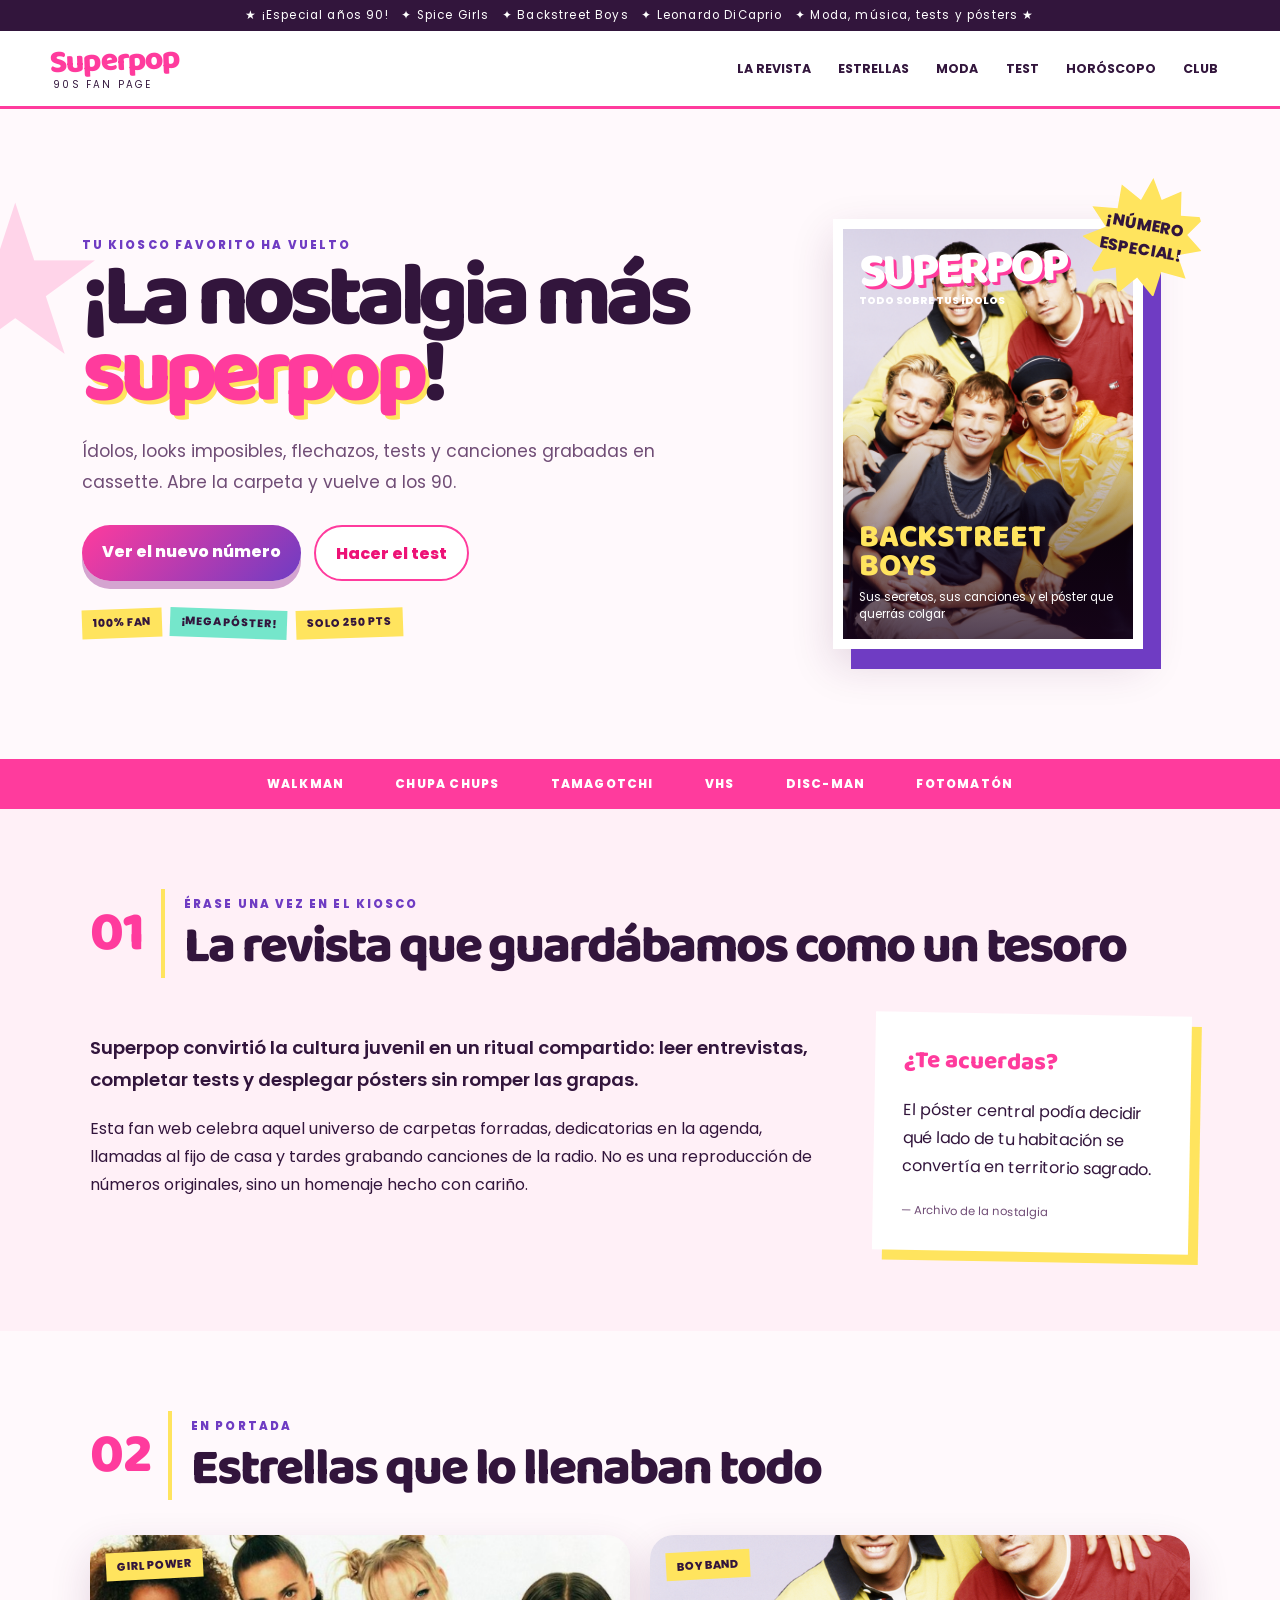
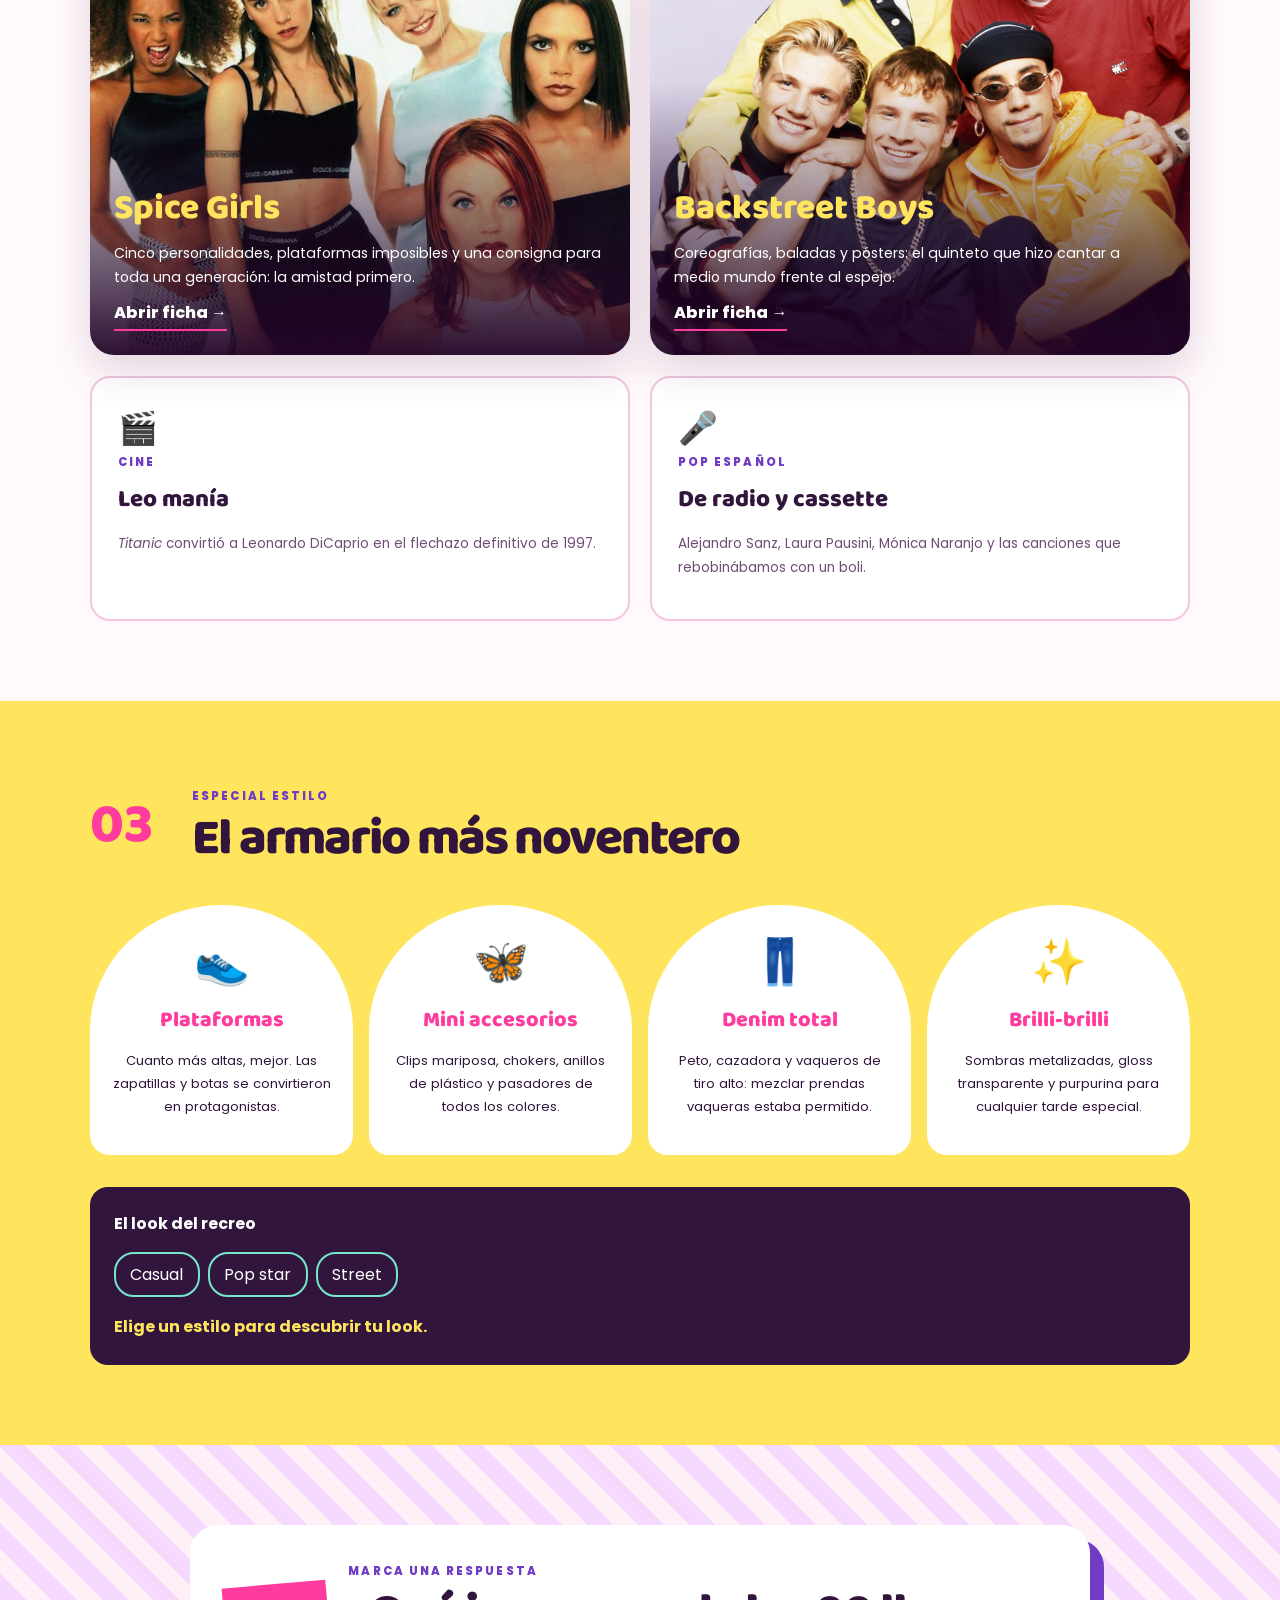
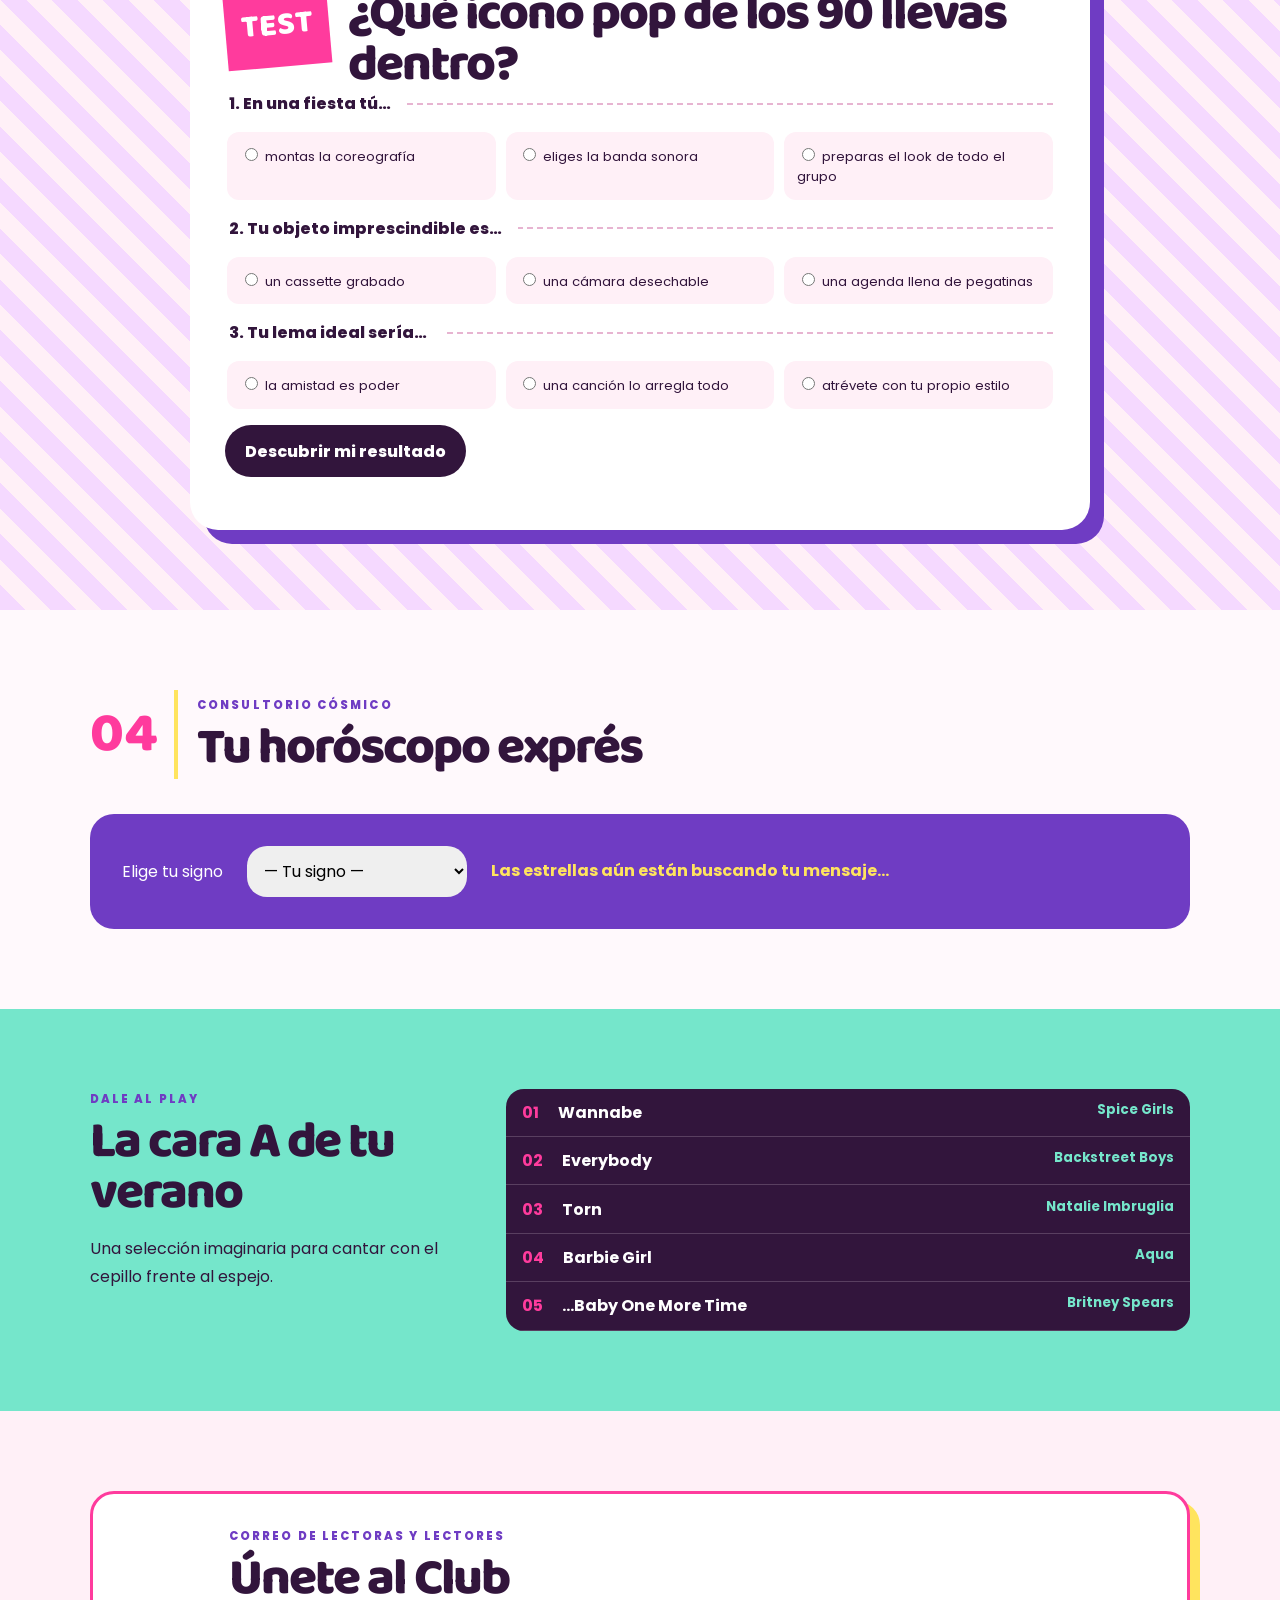
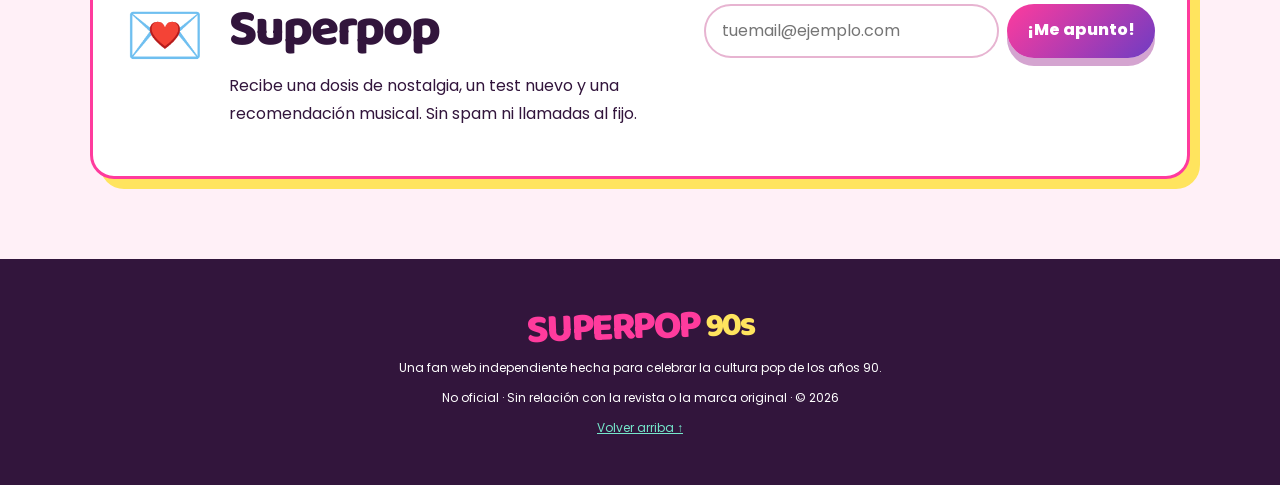
<file: Superpop2/index.html>
<!DOCTYPE html>
<html lang="es">
<head>
  <meta charset="UTF-8">
  <meta name="viewport" content="width=device-width, initial-scale=1">
  <meta name="description" content="Un homenaje no oficial a Superpop y a la cultura pop de los años 90.">
  <title>Superpop 90s — Fan Web</title>
  <link rel="preconnect" href="https://fonts.googleapis.com">
  <link rel="preconnect" href="https://fonts.gstatic.com" crossorigin>
  <link href="https://fonts.googleapis.com/css2?family=Baloo+2:wght@600;700;800&family=Poppins:wght@400;500;600;700&display=swap" rel="stylesheet">
  <link rel="stylesheet" href="style.css">
</head>
<body>
  <a class="skip-link" href="#contenido">Saltar al contenido</a>
  <div class="ticker" aria-label="Titulares">
    <div>★ ¡Especial años 90! &nbsp; ✦ Spice Girls &nbsp; ✦ Backstreet Boys &nbsp; ✦ Leonardo DiCaprio &nbsp; ✦ Moda, música, tests y pósters ★</div>
  </div>

  <header class="top-bar">
    <a class="logo" href="#inicio" aria-label="Superpop 90s, inicio">
      <span class="logo-main">Superpop</span><span class="logo-sub">90s fan page</span>
    </a>
    <button class="menu-toggle" aria-expanded="false" aria-controls="menu">☰ <span>Menú</span></button>
    <nav class="main-nav" id="menu" aria-label="Menú principal">
      <a href="#revista">La revista</a><a href="#estrellas">Estrellas</a><a href="#moda">Moda</a><a href="#test">Test</a><a href="#horoscopo">Horóscopo</a><a href="#club">Club</a>
    </nav>
  </header>

  <main id="contenido">
    <section class="hero" id="inicio">
      <div class="hero-copy">
        <span class="kicker">Tu kiosco favorito ha vuelto</span>
        <h1>¡La nostalgia más <em>superpop</em>!</h1>
        <p>Ídolos, looks imposibles, flechazos, tests y canciones grabadas en cassette. Abre la carpeta y vuelve a los 90.</p>
        <div class="hero-buttons"><a class="btn primary" href="#estrellas">Ver el nuevo número</a><a class="btn secondary" href="#test">Hacer el test</a></div>
        <div class="mini-stickers"><span>100% fan</span><span>¡Mega póster!</span><span>Solo 250 pts</span></div>
      </div>
      <div class="cover-wrap" aria-label="Portada especial dedicada a Backstreet Boys">
        <div class="burst">¡NÚMERO<br>ESPECIAL!</div>
        <article class="mock-cover">
          <div class="cover-logo">SUPERPOP</div><p class="cover-top">Todo sobre tus ídolos</p>
          <div class="cover-bottom"><strong>BACKSTREET BOYS</strong><span>Sus secretos, sus canciones y el póster que querrás colgar</span></div>
        </article>
      </div>
    </section>

    <section class="marquee-strip"><span>WALKMAN</span><span>CHUPA CHUPS</span><span>TAMAGOTCHI</span><span>VHS</span><span>DISC-MAN</span><span>FOTOMATÓN</span></section>

    <section class="section intro" id="revista">
      <div class="section-heading"><span class="issue">01</span><div><p class="eyebrow">Érase una vez en el kiosco</p><h2>La revista que guardábamos como un tesoro</h2></div></div>
      <div class="intro-grid">
        <div><p class="lead">Superpop convirtió la cultura juvenil en un ritual compartido: leer entrevistas, completar tests y desplegar pósters sin romper las grapas.</p><p>Esta fan web celebra aquel universo de carpetas forradas, dedicatorias en la agenda, llamadas al fijo de casa y tardes grabando canciones de la radio. No es una reproducción de números originales, sino un homenaje hecho con cariño.</p></div>
        <aside class="note"><strong>¿Te acuerdas?</strong><p>El póster central podía decidir qué lado de tu habitación se convertía en territorio sagrado.</p><span>— Archivo de la nostalgia</span></aside>
      </div>
    </section>

    <section class="section stars-section" id="estrellas">
      <div class="section-heading"><span class="issue">02</span><div><p class="eyebrow">En portada</p><h2>Estrellas que lo llenaban todo</h2></div></div>
      <div class="stars-grid">
        <article class="feature-card spice"><div class="card-label">Girl power</div><div class="feature-copy"><h3>Spice Girls</h3><p>Cinco personalidades, plataformas imposibles y una consigna para toda una generación: la amistad primero.</p><button class="text-button" data-fact="spice">Abrir ficha →</button></div></article>
        <article class="feature-card bsb"><div class="card-label">Boy band</div><div class="feature-copy"><h3>Backstreet Boys</h3><p>Coreografías, baladas y pósters: el quinteto que hizo cantar a medio mundo frente al espejo.</p><button class="text-button" data-fact="bsb">Abrir ficha →</button></div></article>
        <article class="mini-card"><span>🎬</span><p class="eyebrow">Cine</p><h3>Leo manía</h3><p><em>Titanic</em> convirtió a Leonardo DiCaprio en el flechazo definitivo de 1997.</p></article>
        <article class="mini-card"><span>🎤</span><p class="eyebrow">Pop español</p><h3>De radio y cassette</h3><p>Alejandro Sanz, Laura Pausini, Mónica Naranjo y las canciones que rebobinábamos con un boli.</p></article>
      </div>
    </section>

    <section class="section fashion" id="moda">
      <div class="section-heading"><span class="issue">03</span><div><p class="eyebrow">Especial estilo</p><h2>El armario más noventero</h2></div></div>
      <div class="fashion-grid">
        <article><span class="fashion-icon">👟</span><h3>Plataformas</h3><p>Cuanto más altas, mejor. Las zapatillas y botas se convirtieron en protagonistas.</p></article>
        <article><span class="fashion-icon">🦋</span><h3>Mini accesorios</h3><p>Clips mariposa, chokers, anillos de plástico y pasadores de todos los colores.</p></article>
        <article><span class="fashion-icon">👖</span><h3>Denim total</h3><p>Peto, cazadora y vaqueros de tiro alto: mezclar prendas vaqueras estaba permitido.</p></article>
        <article><span class="fashion-icon">✨</span><h3>Brilli-brilli</h3><p>Sombras metalizadas, gloss transparente y purpurina para cualquier tarde especial.</p></article>
      </div>
      <div class="trend-meter"><strong>El look del recreo</strong><div class="look-tags"><button data-look="Peto vaquero + camiseta a rayas + choker">Casual</button><button data-look="Vestido lencero + plataformas + clips mariposa">Pop star</button><button data-look="Pantalón cargo + sudadera ancha + mini mochila">Street</button></div><p id="look-result">Elige un estilo para descubrir tu look.</p></div>
    </section>

    <section class="section quiz-section" id="test">
      <div class="quiz-card">
        <div class="quiz-title"><span>TEST</span><div><p class="eyebrow">Marca una respuesta</p><h2>¿Qué icono pop de los 90 llevas dentro?</h2></div></div>
        <form id="quiz-form">
          <fieldset><legend>1. En una fiesta tú…</legend><label><input type="radio" name="q1" value="a"> montas la coreografía</label><label><input type="radio" name="q1" value="b"> eliges la banda sonora</label><label><input type="radio" name="q1" value="c"> preparas el look de todo el grupo</label></fieldset>
          <fieldset><legend>2. Tu objeto imprescindible es…</legend><label><input type="radio" name="q2" value="b"> un cassette grabado</label><label><input type="radio" name="q2" value="c"> una cámara desechable</label><label><input type="radio" name="q2" value="a"> una agenda llena de pegatinas</label></fieldset>
          <fieldset><legend>3. Tu lema ideal sería…</legend><label><input type="radio" name="q3" value="a"> la amistad es poder</label><label><input type="radio" name="q3" value="b"> una canción lo arregla todo</label><label><input type="radio" name="q3" value="c"> atrévete con tu propio estilo</label></fieldset>
          <button class="btn dark" type="submit">Descubrir mi resultado</button><p class="quiz-result" id="quiz-result" aria-live="polite"></p>
        </form>
      </div>
    </section>

    <section class="section horoscope" id="horoscopo">
      <div class="section-heading"><span class="issue">04</span><div><p class="eyebrow">Consultorio cósmico</p><h2>Tu horóscopo exprés</h2></div></div>
      <div class="horoscope-box"><label for="sign">Elige tu signo</label><select id="sign"><option value="">— Tu signo —</option><option>Aries</option><option>Tauro</option><option>Géminis</option><option>Cáncer</option><option>Leo</option><option>Virgo</option><option>Libra</option><option>Escorpio</option><option>Sagitario</option><option>Capricornio</option><option>Acuario</option><option>Piscis</option></select><p id="horoscope-result">Las estrellas aún están buscando tu mensaje…</p></div>
    </section>

    <section class="section mixtape">
      <div><p class="eyebrow">Dale al play</p><h2>La cara A de tu verano</h2><p>Una selección imaginaria para cantar con el cepillo frente al espejo.</p></div>
      <ol><li><span>01</span> Wannabe <small>Spice Girls</small></li><li><span>02</span> Everybody <small>Backstreet Boys</small></li><li><span>03</span> Torn <small>Natalie Imbruglia</small></li><li><span>04</span> Barbie Girl <small>Aqua</small></li><li><span>05</span> ...Baby One More Time <small>Britney Spears</small></li></ol>
    </section>

    <section class="section club-section" id="club">
      <div class="club-card"><span class="mail-icon">💌</span><div><p class="eyebrow">Correo de lectoras y lectores</p><h2>Únete al Club Superpop</h2><p>Recibe una dosis de nostalgia, un test nuevo y una recomendación musical. Sin spam ni llamadas al fijo.</p></div><form id="club-form"><label class="sr-only" for="email">Tu correo electrónico</label><input id="email" type="email" placeholder="tuemail@ejemplo.com" required><button class="btn primary" type="submit">¡Me apunto!</button><p id="form-message" aria-live="polite"></p></form></div>
    </section>
  </main>

  <footer><div class="footer-logo">SUPERPOP <small>90s</small></div><p>Una fan web independiente hecha para celebrar la cultura pop de los años 90.</p><p>No oficial · Sin relación con la revista o la marca original · © <span id="year"></span></p><a href="#inicio">Volver arriba ↑</a></footer>

  <dialog id="fact-dialog"><button class="dialog-close" aria-label="Cerrar">×</button><div id="dialog-content"></div></dialog>
  <script src="script.js"></script>
</body>
</html>
</file>
<file: Superpop2/style.css>
:root{--pink:#ff3b9d;--hot:#ed1276;--pale:#fff0f7;--yellow:#ffe45e;--purple:#6f3cc3;--mint:#75e6cb;--ink:#32153c;--soft:#704d76;--white:#fff;--shadow:0 16px 40px rgba(79,25,76,.16)}
*{box-sizing:border-box}html{scroll-behavior:smooth}body{margin:0;font-family:Poppins,Arial,sans-serif;color:var(--ink);background:#fff9fc;overflow-x:hidden}button,input,select{font:inherit}a{color:inherit}.skip-link{position:absolute;left:-999px}.skip-link:focus{left:1rem;top:1rem;background:#fff;padding:.7rem;z-index:99}.sr-only{position:absolute;width:1px;height:1px;overflow:hidden;clip:rect(0,0,0,0)}
.ticker{background:var(--ink);color:#fff;font-size:.73rem;letter-spacing:.1em;text-align:center;padding:.45rem;white-space:nowrap;overflow:hidden}.top-bar{height:78px;padding:.6rem max(1.2rem,calc((100% - 1180px)/2));display:flex;align-items:center;justify-content:space-between;background:rgba(255,255,255,.94);position:sticky;top:0;z-index:20;border-bottom:3px solid var(--pink);backdrop-filter:blur(10px)}.logo{text-decoration:none;display:flex;flex-direction:column}.logo-main,.cover-logo,.footer-logo{font:800 2rem/1 "Baloo 2",sans-serif;color:var(--pink);letter-spacing:-.06em;transform:rotate(-2deg)}.logo-sub{font-size:.62rem;letter-spacing:.22em;text-transform:uppercase;margin-left:.2rem}.main-nav{display:flex;gap:.2rem}.main-nav a{text-decoration:none;font-weight:700;font-size:.78rem;text-transform:uppercase;padding:.55rem .75rem;border-radius:20px}.main-nav a:hover,.main-nav a:focus{background:var(--yellow)}.menu-toggle{display:none;border:0;background:var(--pink);color:#fff;border-radius:20px;padding:.5rem .8rem}
.hero{min-height:650px;max-width:1180px;margin:auto;padding:4rem 2rem;display:grid;grid-template-columns:1.2fr .8fr;gap:4rem;align-items:center;position:relative}.hero:before{content:"★";position:absolute;font-size:13rem;color:#ffd4e9;left:-8rem;top:1rem;z-index:-1}.kicker,.eyebrow{text-transform:uppercase;letter-spacing:.18em;font-size:.72rem;font-weight:800;color:var(--purple);margin:0 0 .5rem}.hero h1{font:800 clamp(3.2rem,7vw,6.5rem)/.85 "Baloo 2",sans-serif;margin:.2rem 0 1.5rem;letter-spacing:-.07em}.hero h1 em{color:var(--pink);font-style:normal;text-shadow:4px 4px 0 var(--yellow)}.hero-copy>p{font-size:1.08rem;line-height:1.8;max-width:620px;color:var(--soft)}.hero-buttons{display:flex;gap:.8rem;flex-wrap:wrap;margin:1.7rem 0}.btn{border:0;padding:.85rem 1.25rem;border-radius:999px;text-decoration:none;font-weight:800;display:inline-flex;justify-content:center;cursor:pointer;transition:.2s}.btn:hover{transform:translateY(-3px)}.primary{background:linear-gradient(135deg,var(--pink),var(--purple));color:#fff;box-shadow:0 8px 0 #d4a4d0}.secondary{border:2px solid var(--pink);background:white;color:var(--hot)}.dark{background:var(--ink);color:#fff}.mini-stickers{display:flex;gap:.5rem;flex-wrap:wrap}.mini-stickers span{font-size:.68rem;font-weight:800;text-transform:uppercase;background:var(--yellow);padding:.4rem .7rem;transform:rotate(-2deg)}.mini-stickers span:nth-child(2){background:var(--mint);transform:rotate(2deg)}
.cover-wrap{position:relative;justify-self:center}.mock-cover{width:310px;height:430px;background:linear-gradient(0deg,rgba(28,5,32,.75),transparent 55%),url("images/bsb.webp") center top/cover;border:10px solid white;box-shadow:18px 20px 0 var(--purple),var(--shadow);padding:1rem;color:#fff;display:flex;flex-direction:column}.cover-logo{font-size:3rem;color:#fff;text-shadow:3px 3px 0 var(--pink)}.cover-top{font-size:.65rem;text-transform:uppercase;font-weight:800;margin:0}.cover-bottom{margin-top:auto;display:flex;flex-direction:column}.cover-bottom strong{font:800 2rem/.9 "Baloo 2";color:var(--yellow)}.cover-bottom span{font-size:.72rem;margin-top:.5rem}.burst{position:absolute;right:-60px;top:-42px;background:var(--yellow);width:120px;height:120px;border-radius:50%;display:grid;place-items:center;text-align:center;font-weight:800;z-index:2;transform:rotate(10deg);clip-path:polygon(50% 0,60% 17%,75% 7%,78% 27%,98% 25%,86% 42%,100% 53%,81% 60%,91% 78%,70% 76%,67% 98%,51% 84%,37% 100%,32% 79%,11% 87%,19% 66%,0 58%,18% 47%,4% 32%,25% 30%,25% 10%,43% 20%)}
.marquee-strip{background:var(--pink);color:#fff;display:flex;justify-content:center;gap:clamp(1rem,4vw,4rem);padding:1rem;overflow:hidden;font-weight:800;font-size:.75rem;letter-spacing:.1em}.section{padding:5rem max(1.5rem,calc((100% - 1100px)/2))}.section-heading{display:flex;align-items:center;gap:1.2rem;margin-bottom:2.2rem}.issue{font:800 3.5rem "Baloo 2";color:var(--pink);border-right:4px solid var(--yellow);padding-right:1rem}.section h2{font:800 clamp(2rem,4vw,3.2rem)/1 "Baloo 2";margin:0;letter-spacing:-.04em}.section p{line-height:1.75}.intro{background:var(--pale)}.intro-grid{display:grid;grid-template-columns:1.4fr .6fr;gap:3rem}.lead{font-size:1.15rem;font-weight:600}.note{background:#fff;padding:1.8rem;box-shadow:10px 10px 0 var(--yellow);transform:rotate(1deg);align-self:start}.note strong{font:800 1.5rem "Baloo 2";color:var(--pink)}.note span{font-size:.72rem;color:var(--soft)}
.stars-grid{display:grid;grid-template-columns:repeat(2,1fr);gap:1.3rem}.feature-card{height:420px;background-size:cover;background-position:center;position:relative;display:flex;align-items:flex-end;overflow:hidden;border-radius:24px;box-shadow:var(--shadow)}.feature-card:after{content:"";position:absolute;inset:35% 0 0;background:linear-gradient(transparent,rgba(35,5,40,.95))}.spice{background-image:url("images/spicegirls.avif")}.bsb{background-image:url("images/bsb.webp")}.feature-copy{color:white;padding:1.5rem;z-index:2}.feature-copy h3{font:800 2.2rem "Baloo 2";margin:0;color:var(--yellow)}.feature-copy p{font-size:.88rem;margin:.3rem 0}.card-label{position:absolute;top:1rem;left:1rem;background:var(--yellow);padding:.35rem .7rem;font-weight:800;font-size:.7rem;text-transform:uppercase;transform:rotate(-3deg)}.text-button{border:0;background:transparent;color:#fff;padding:.3rem 0;border-bottom:2px solid var(--pink);font-weight:800;cursor:pointer}.mini-card{padding:1.6rem;border:2px solid #f2c6df;border-radius:20px;background:#fff}.mini-card>span{font-size:2rem}.mini-card h3{font:800 1.5rem "Baloo 2";margin:.1rem 0}.mini-card p:last-child{font-size:.85rem;color:var(--soft)}
.fashion{background:var(--yellow)}.fashion-grid{display:grid;grid-template-columns:repeat(4,1fr);gap:1rem}.fashion-grid article{background:#fff;padding:1.4rem;border-radius:50% 50% 20px 20px;text-align:center;min-height:250px}.fashion-icon{font-size:2.8rem}.fashion-grid h3{font:800 1.35rem "Baloo 2";color:var(--pink);margin:.5rem}.fashion-grid p{font-size:.82rem}.trend-meter{background:var(--ink);color:white;padding:1.5rem;margin-top:2rem;border-radius:18px}.look-tags{display:flex;gap:.5rem;flex-wrap:wrap;margin:1rem 0}.look-tags button{border:2px solid var(--mint);background:transparent;color:#fff;border-radius:20px;padding:.5rem .9rem;cursor:pointer}.look-tags button:hover{background:var(--mint);color:var(--ink)}#look-result{margin:0;color:var(--yellow);font-weight:700}
.quiz-section{background:repeating-linear-gradient(45deg,#f5d9ff 0,#f5d9ff 18px,#fff0f7 18px,#fff0f7 36px)}.quiz-card{max-width:900px;margin:auto;background:white;padding:2.2rem;border-radius:28px;box-shadow:14px 14px 0 var(--purple)}.quiz-title{display:flex;gap:1.2rem;align-items:center}.quiz-title>span{background:var(--pink);color:#fff;font:800 2rem "Baloo 2";padding:1rem;transform:rotate(-5deg)}fieldset{border:0;border-top:2px dashed #e7b4d1;padding:1rem 0;display:grid;grid-template-columns:repeat(3,1fr);gap:.6rem}legend{font-weight:800;padding-right:1rem}fieldset label{background:var(--pale);padding:.8rem;border-radius:12px;font-size:.82rem;cursor:pointer}.quiz-result{font-weight:800;color:var(--purple);font-size:1.1rem}.horoscope-box{background:var(--purple);color:#fff;padding:2rem;border-radius:24px;display:grid;grid-template-columns:auto 220px 1fr;gap:1.5rem;align-items:center}.horoscope-box select{padding:.8rem;border:0;border-radius:20px}.horoscope-box p{margin:0;color:var(--yellow);font-weight:700}
.mixtape{display:grid;grid-template-columns:.7fr 1.3fr;gap:3rem;background:var(--mint)}.mixtape ol{list-style:none;margin:0;padding:0;background:var(--ink);color:#fff;border-radius:18px;overflow:hidden}.mixtape li{padding:.7rem 1rem;border-bottom:1px solid #593f60;font-weight:700}.mixtape li span{color:var(--pink);margin-right:1rem}.mixtape small{float:right;color:var(--mint)}.club-section{background:var(--pale)}.club-card{background:#fff;border:3px solid var(--pink);padding:2rem;border-radius:24px;display:grid;grid-template-columns:auto 1fr 1fr;gap:1.5rem;align-items:center;box-shadow:10px 10px 0 var(--yellow)}.mail-icon{font-size:4rem}.club-card form{display:flex;flex-wrap:wrap;gap:.5rem}.club-card input{flex:1;min-width:180px;border:2px solid #e7b4d1;border-radius:999px;padding:.8rem 1rem}.club-card form p{width:100%;margin:0;font-size:.8rem;color:var(--purple);font-weight:700}
footer{background:var(--ink);color:#fff;text-align:center;padding:3rem 1rem;font-size:.75rem}footer .footer-logo{color:var(--pink);font-size:2.5rem}footer .footer-logo small{color:var(--yellow)}footer a{color:var(--mint)}dialog{border:0;border-radius:24px;padding:2rem;max-width:500px;box-shadow:var(--shadow);color:var(--ink)}dialog::backdrop{background:rgba(36,9,40,.7)}.dialog-close{float:right;border:0;background:var(--pink);color:#fff;border-radius:50%;width:34px;height:34px;font-size:1.4rem;cursor:pointer}dialog h2{font:800 2rem "Baloo 2";color:var(--pink)}
@media(max-width:800px){.top-bar{height:auto;flex-wrap:wrap}.menu-toggle{display:block}.main-nav{display:none;width:100%;flex-direction:column;padding:.8rem 0}.main-nav.open{display:flex}.hero{grid-template-columns:1fr;padding-top:3rem}.cover-wrap{margin-top:2rem}.intro-grid,.mixtape,.club-card{grid-template-columns:1fr}.fashion-grid{grid-template-columns:repeat(2,1fr)}.horoscope-box{grid-template-columns:1fr}.club-card{text-align:center}.marquee-strip span:nth-child(even){display:none}}
@media(max-width:540px){.hero h1{font-size:3.4rem}.mock-cover{width:250px;height:360px}.burst{right:-35px}.stars-grid{grid-template-columns:1fr}.fashion-grid{grid-template-columns:1fr 1fr}.fashion-grid article{min-height:220px;padding:1rem}.section{padding-top:3.5rem;padding-bottom:3.5rem}.section-heading{align-items:flex-start}.issue{font-size:2.5rem}fieldset{grid-template-columns:1fr}.quiz-title{align-items:flex-start}.club-card form{flex-direction:column}.mixtape small{float:none;display:block;margin-left:2.3rem}}
@media(prefers-reduced-motion:reduce){html{scroll-behavior:auto}*{transition:none!important}}
</file>
